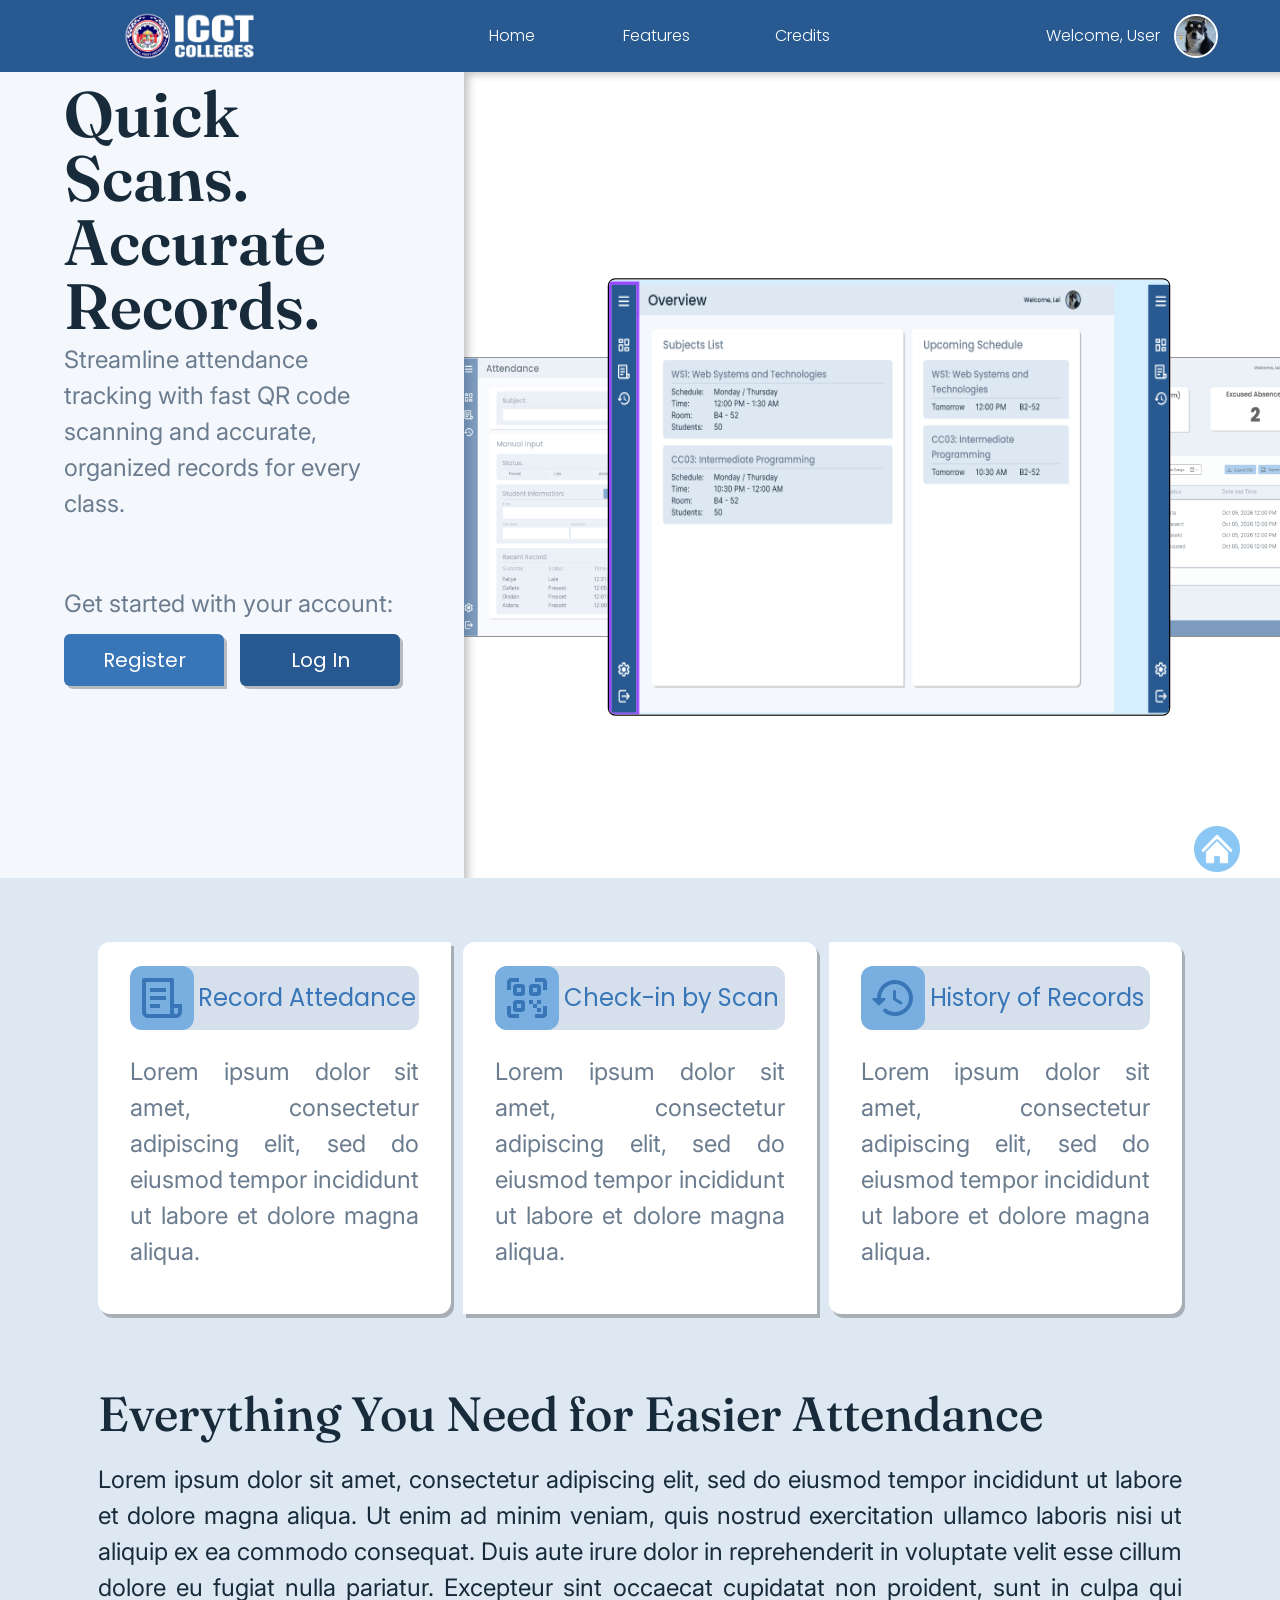
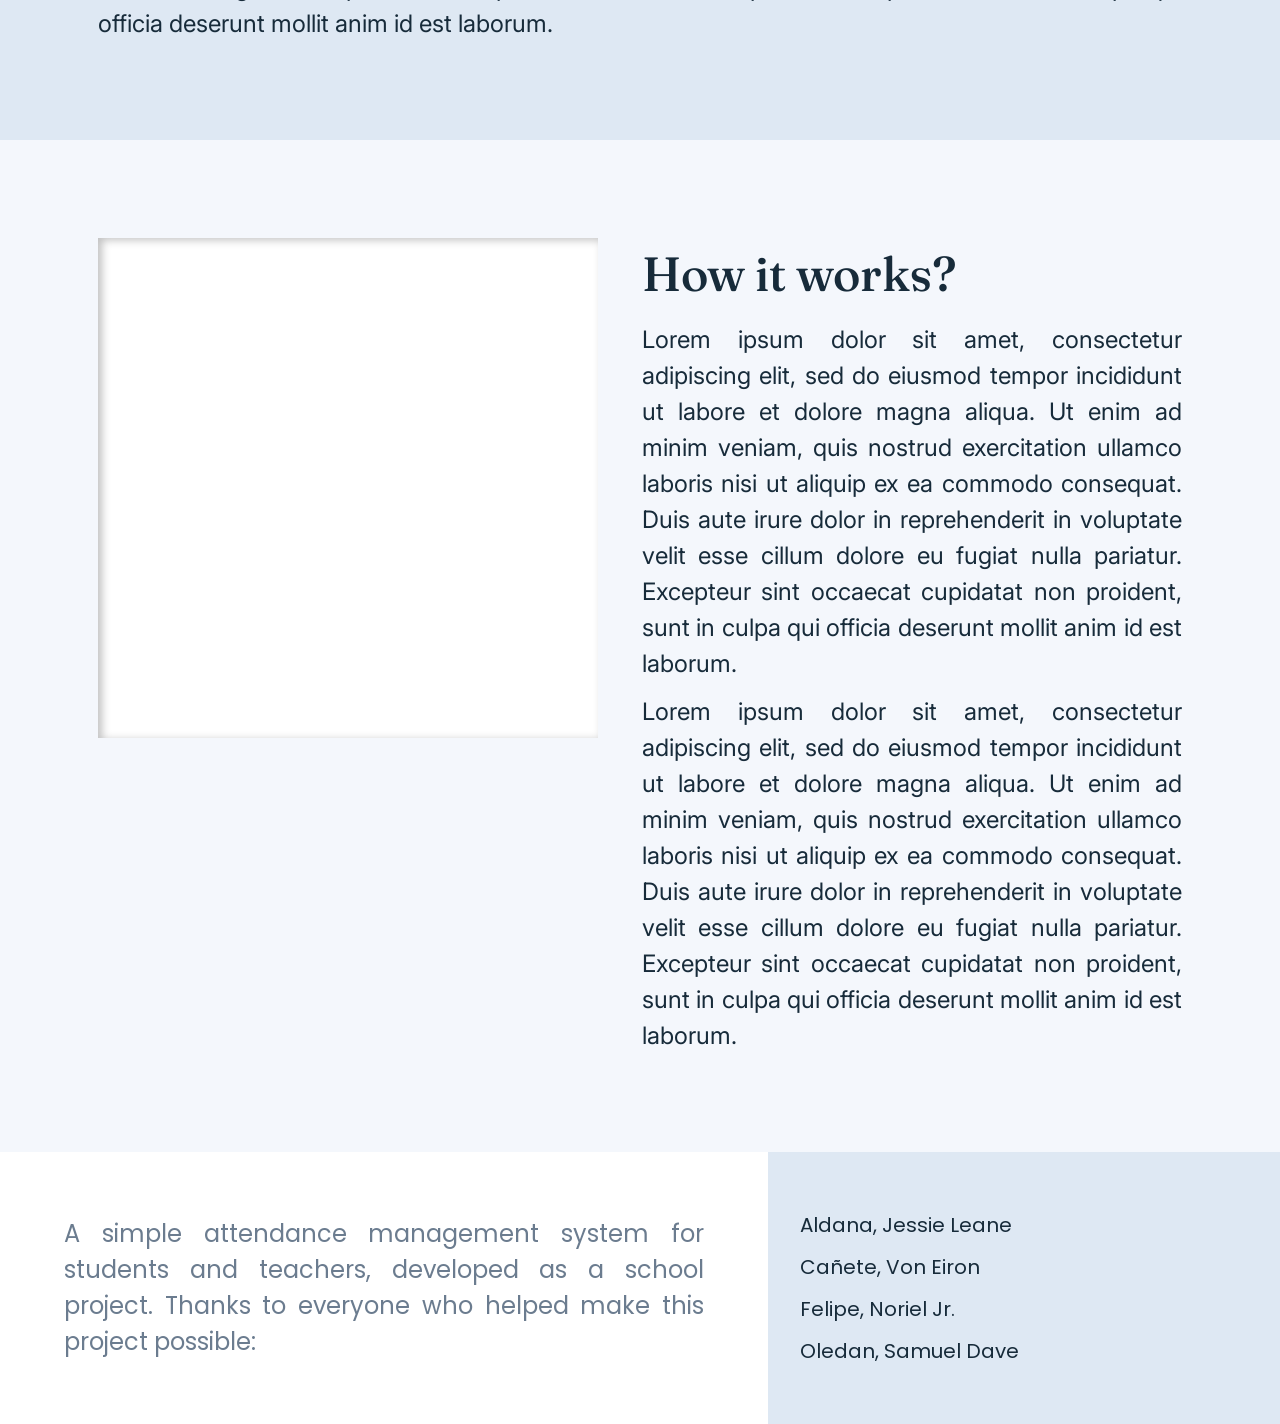
<file: templates/index.html>
<!doctype html>
<html lang="en">

<head>
  <meta charset="UTF-8" />
  <meta name="viewport" content="width=device-width, initial-scale=1.0" />

  <link rel="stylesheet" href="..\static\styles\global.css" />
  <link rel="stylesheet" href="..\static\styles\landing_page.css" />
  <link rel="stylesheet" href="../static/styles/slider-animation.css">

  <title>WS1 Finals Project</title>
</head>

<body>
  <!--! Header Section -->

  <header>
    <!--! Navigation Section -->

    <nav>
      <div class="logo_container">
        <img src="../static/assets/images/icct_logo.png" alt="icct_logo.png" />
      </div>

      <div class="main_cta_container" id="home">
        <a href="#home">Home</a>
        <a href="#features">Features</a>
        <a href="#credits">Credits</a>
      </div>

      <div class="side_cta_container">
        <a href="#home">Welcome, User</a>

        <div class="profile_container">
          <img src="../static/assets/images/caca.png" alt="profile_icon.png" />
        </div>
      </div>
    </nav>

    <!--* Hero Container -->

    <div class="hero_container">
      <div class="headline">
        <!--* Grid 1 - Header Description -->

        <div class="description">
          <h1>
            Quick Scans.<br />
            Accurate Records.
          </h1>
          <p>
            Streamline attendance tracking with fast QR code scanning and
            accurate, organized records for every class.
          </p>
        </div>

        <div class="hero_cta_container">
          <p>Get started with your account:</p>

          <div class="cta_container">
            <button id="register_cta">Register</button>
            <button id="login_cta">Log In</button>

            <!--* Registration Form -->

            <dialog id="registration_form">
              <div class="form_container">
                <h3>Registration Form</h3>

                <div class="form_message" id="form_message"></div>

                <form id="registration_data" action="/submit" method="POST" autocomplete="off">
                  <div class="form_group_container">
                    <div class="form_group">
                      <label for="first_name">First name:</label>
                      <input type="text" id="first_name" name="first_name" placeholder="JUAN" required />
                    </div>

                    <div class="form_group">
                      <label for="last_name">Last name:</label>
                      <input type="text" id="last_name" name="last_name" placeholder="DELA CRUZ" required />
                    </div>
                  </div>

                  <div class="form_single">
                    <label for="id_number">ID no:</label>
                    <input type="text" id="id_number" name="id_number" placeholder="e.g., CA202205945" required />
                  </div>

                  <div class="form_checkbox">
                    <label for="is_student">
                      <input type="checkbox" name="is_student" id="is_student" value="true" />
                      Register as a student?
                    </label>
                  </div>

                  <div id="student_fields">
                    <div class="form_single">
                      <label for="program">Program:</label>
                      <select name="program" id="program" required>
                        <option value="" disabled selected>
                          Select an option below:
                        </option>
                        <option value="subject1">
                          BSCS: Bachelor of Science in Computer Science
                        </option>
                        <option value="subject2">
                          BSIT: Bachelor of Science in Information Technology
                        </option>
                        <option value="subject3">
                          BSCRIM: Bachelor of Science in Criminology
                        </option>
                      </select>
                    </div>

                    <div class="form_group_container">
                      <div class="form_group">
                        <label for="year_level">Year Level:</label>
                        <select name="year_level" id="year_level" required>
                          <option value="" disabled selected></option>
                          <option value="year_one">1st</option>
                          <option value="year_two">2nd</option>
                          <option value="irregular">Irregular</option>
                        </select>
                      </div>

                      <div class="form_group">
                        <label for="section">Section:</label>
                        <select name="section" id="section" required>
                          <option value="" disabled selected></option>
                          <option value="section1">Section 1</option>
                          <option value="section2">Section 2</option>
                          <option value="section3">Section 3</option>
                        </select>
                      </div>
                    </div>
                  </div>

                  <div class="form_single">
                    <label for="email">Email:</label>
                    <input type="email" id="email" name="email" placeholder="e.g., juandelacruz@gmail.com" required />
                  </div>

                  <div class="form_single">
                    <label for="password">Password:</label>
                    <input type="password" id="password" name="password" minlength="8" maxlength="64"
                      placeholder="At least 8 characters." required />
                  </div>
                </form>

                <div class="submission_cta">
                  <button type="submit" form="registration_data">
                    Sign Up
                  </button>
                </div>
              </div>
              <div class="side_header">
                <div class="side_header_description">
                  <h3>Welcome!<br />Nice to meet you.</h3>

                  <p>
                    Create your account to get started with our attendance
                    monitoring system.
                  </p>
                </div>

                <p id="no_account">Don't have an account?</p>

                <div class="registration_form_cta">
                  <button id="form_login_cta">Log In</button>
                </div>
              </div>
            </dialog>

            <!--* Log In Form -->

            <dialog id="login_form">
              <div class="form_container">
                <h3>Log In Form</h3>

                <div class="form_message" id="login_message"></div>

                <form id="login_data" action="/login" method="POST" autocomplete="off">
                  <div class="form_single">
                    <label for="login_id_number">ID no:</label>
                    <input type="text" id="login_id_number" name="id_number" required />
                  </div>

                  <div class="form_single">
                    <label for="login_password">Password:</label>
                    <input type="password" id="login_password" name="password" required />
                  </div>
                </form>

                <div class="submit_login_cta">
                  <button type="submit" form="login_data">Log In</button>
                </div>
              </div>

              <div class="side_header">
                <div class="side_header_description">
                  <h3>Welcome back!<br />Let's get started.</h3>

                  <p>Login your account to start managing attendances.</p>
                </div>

                <p id="no_account">Don't have an account?</p>

                <div class="login_form_cta">
                  <button id="form_register_cta">Register</button>
                </div>
              </div>
            </dialog>
          </div>
        </div>
      </div>

      <!--* Grid 2 - Cards Showcase -->

      <div class="showcase">
        <input type="radio" name="state" id="s1" checked>
        <input type="radio" name="state" id="s2">
        <input type="radio" name="state" id="s3">


        <div class="carousel">
          <img src="../static/assets/images/attendance-image.png" alt="attendance" class="images a">
          <img src="../static/assets/images/overview-image.png" alt="overview" class="images b">
          <img src="../static/assets/images/record-image.png" alt="record" class="images c">

          <label class="next to-s1" for="s1"></label>
          <label class="next to-s2" for="s2"></label>
          <label class="next to-s3" for="s3"></label>
        </div>
      </div>
    </div>
  </header>

  <!--! Main Section -->

<div class="return">
  <a href="#home"><img src="../static/assets/icons/home-button.png" alt="return" id="return"></a>
</div>

  <main>
    <!--* Features Showcase -->

    <div class="features" id="features">

      <!--* Cards Container -->

      <section class="features_cards">
        <div class="card_container card_1">
          <div class="icon_container">
            <div class="icon">
              <img src="..\static\assets\icons\attendance_icon_showcase.svg" alt="attendance_icon" />
            </div>
            <h3>Record Attedance</h3>
          </div>

          <p>
            Lorem ipsum dolor sit amet, consectetur adipiscing elit, sed do
            eiusmod tempor incididunt ut labore et dolore magna aliqua.
          </p>
        </div>

        <div class="card_container card_2">
          <div class="icon_container">
            <div class="icon">
              <img src="..\static\assets\icons\qrcode_icon_showcase.svg" alt="attendance_icon" />
            </div>
            <h3>Check-in by Scan</h3>
          </div>

          <p>
            Lorem ipsum dolor sit amet, consectetur adipiscing elit, sed do
            eiusmod tempor incididunt ut labore et dolore magna aliqua.
          </p>
        </div>

        <div class="card_container card_3">
          <div class="icon_container">
            <div class="icon">
              <img src="..\static\assets\icons\history_icon_showcase.svg" alt="attendance_icon" />
            </div>
            <h3>History of Records</h3>
          </div>

          <p>
            Lorem ipsum dolor sit amet, consectetur adipiscing elit, sed do
            eiusmod tempor incididunt ut labore et dolore magna aliqua.
          </p>
        </div>
      </section>

      <!--* Description -->

      <section class="feature_description">
        <h2>Everything You Need for Easier Attendance</h2>
        <p>
          Lorem ipsum dolor sit amet, consectetur adipiscing elit, sed do
          eiusmod tempor incididunt ut labore et dolore magna aliqua. Ut enim
          ad minim veniam, quis nostrud exercitation ullamco laboris nisi ut
          aliquip ex ea commodo consequat. Duis aute irure dolor in
          reprehenderit in voluptate velit esse cillum dolore eu fugiat nulla
          pariatur. Excepteur sint occaecat cupidatat non proident, sunt in
          culpa qui officia deserunt mollit anim id est laborum.
        </p>
      </section>
    </div>

    <!--* Description 2 -->

    <div class="hiw_description_container">
      <section class="hiw_card_container"></section>

      <section class="hiw_description">
        <h2>How it works?</h2>
        <p>
          Lorem ipsum dolor sit amet, consectetur adipiscing elit, sed do
          eiusmod tempor incididunt ut labore et dolore magna aliqua. Ut enim
          ad minim veniam, quis nostrud exercitation ullamco laboris nisi ut
          aliquip ex ea commodo consequat. Duis aute irure dolor in
          reprehenderit in voluptate velit esse cillum dolore eu fugiat nulla
          pariatur. Excepteur sint occaecat cupidatat non proident, sunt in
          culpa qui officia deserunt mollit anim id est laborum.
        </p>
        <p>
          Lorem ipsum dolor sit amet, consectetur adipiscing elit, sed do
          eiusmod tempor incididunt ut labore et dolore magna aliqua. Ut enim
          ad minim veniam, quis nostrud exercitation ullamco laboris nisi ut
          aliquip ex ea commodo consequat. Duis aute irure dolor in
          reprehenderit in voluptate velit esse cillum dolore eu fugiat nulla
          pariatur. Excepteur sint occaecat cupidatat non proident, sunt in
          culpa qui officia deserunt mollit anim id est laborum.
        </p>
      </section>
    </div>
  </main>

  <!--! Footer Section -->

  <footer>
    <section class="credits_description" id="credits">
      <p>
        A simple attendance management system for students and teachers,
        developed as a school project. Thanks to everyone who helped make this
        project possible:
      </p>
    </section>

    <section class="members_list">
      <ul>
        <li>Aldana, Jessie Leane</li>
        <li>Cañete, Von Eiron</li>
        <li>Felipe, Noriel Jr.</li>
        <li>Oledan, Samuel Dave</li>
      </ul>
    </section>
  </footer>

  <script src="../static/scripts/landing_page.js"></script>
</body>

</html>
</file>
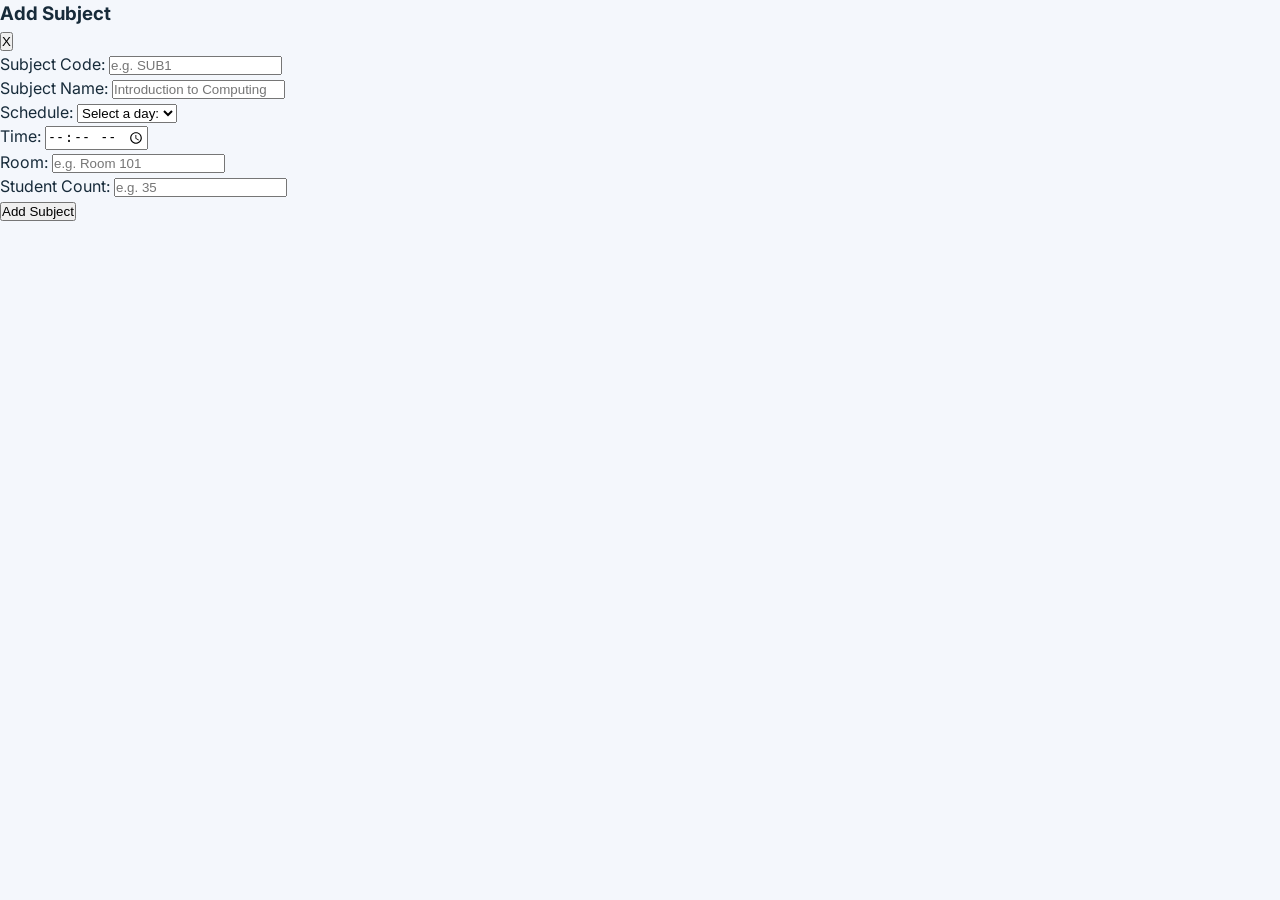
<file: templates/addsubject.html>
<!DOCTYPE html>
<html lang="en">

<head>
    <meta charset="UTF-8">
    <meta name="viewport" content="width=device-width, initial-scale=1.0">
    <title>Document</title>
    <link rel="stylesheet" href="../static/styles/addsubject.css">
    <link rel="stylesheet" href="../static/styles/global.css">
</head>

<body>
    <div class="addsubject">
        <div>
            <h3>Add Subject</h3>
            <button id="close">X</button>
        </div>

        <div class="form">
            <div>
                <label for="subcode">Subject Code:</label>
                <input type="text" id="subcode" name="subcode" placeholder="e.g. SUB1">
            </div>

            <div>
                <label for="subname">Subject Name:</label>
                <input type="text" id="subname" name="subname" placeholder="Introduction to Computing">
            </div>

            <div>
                <label for="schedule">Schedule:</label>
                <select name="schedule" id="schedule">
                    <option value="" hidden>Select a day:</option>
                    <option value="monday">Monday</option>
                    <option value="tuesday">Tueday</option>
                    <option value="wednesday">Wednesday</option>
                    <option value="thurday">Thursday</option>
                    <option value="friday">Friday</option>
                    <option value="satursday">Satursday</option>
                </select>
            </div>

            <div>
                <label for="time">Time:</label>
                <input type="time" id="time" name="time">
            </div>

            <div>
                <label for="room">Room:</label>
                <input type="text" id="room" name="room" placeholder="e.g. Room 101">
            </div>

            <div>
                <label for="count">Student Count:</label>
                <input type="number" id="count" name="count" placeholder="e.g. 35">
            </div>

            <div>
                <button type="submit" id="submit">Add Subject</button>
            </div>

        </div>
</body>

</html>
</file>
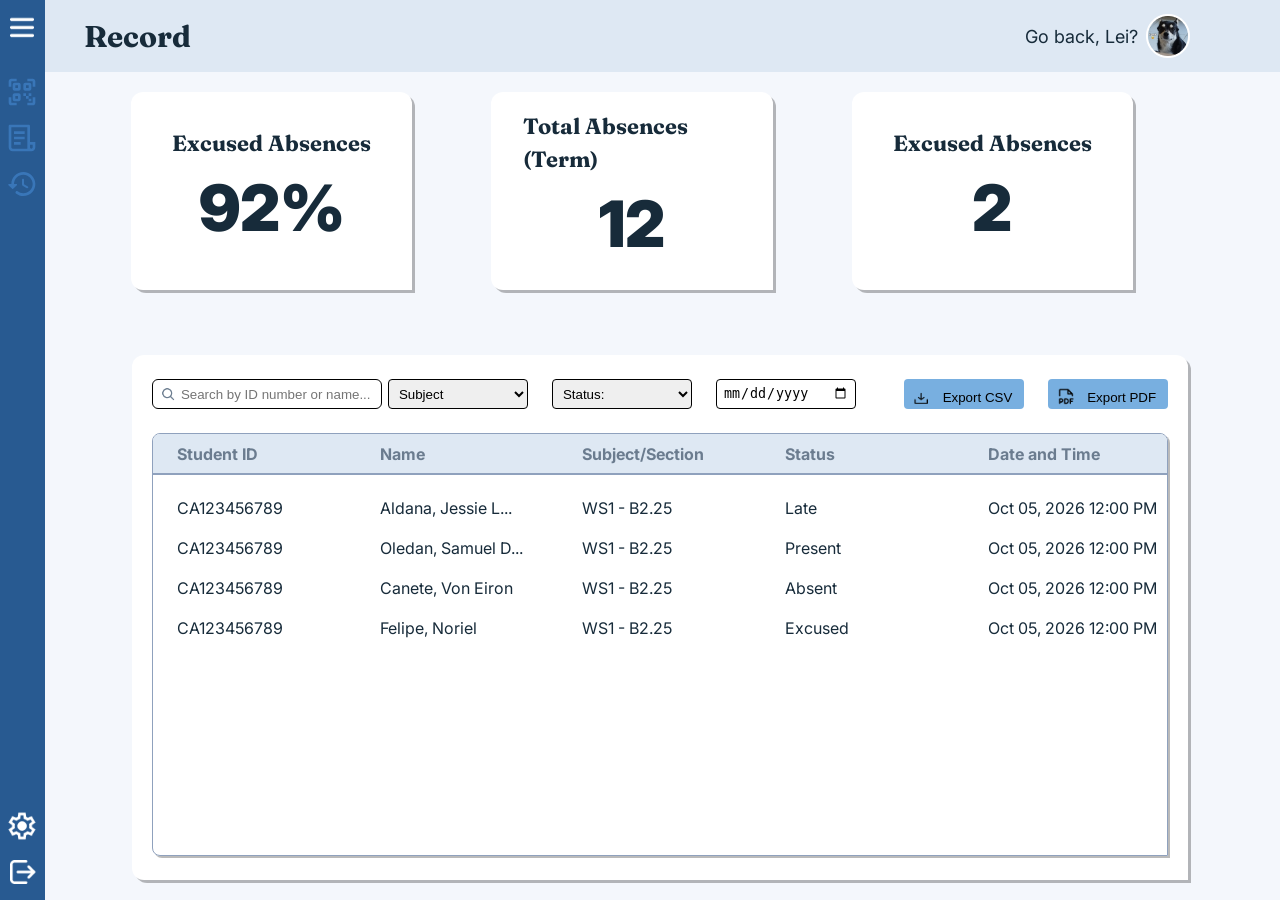
<file: templates/record.html>
<!DOCTYPE html>
<html lang="en">

<head>
    <meta charset="UTF-8">
    <meta name="viewport" content="width=device-width, initial-scale=1.0">
    <title>Record</title>
    <link rel="stylesheet" href="\static\styles\global.css" />
    <link rel="stylesheet" href="/static/styles/record.css" />
</head>

<body>
    <nav class="sidebar">
        <div class="top">
            <img src="../static/assets/icons/bin/top_icons.png" alt="sidebar" />
        </div>

        <div class="mid">
            <img src="/static/assets/icons/qrcode_icon_showcase.svg" alt="attendance" />
            <img src="/static/assets/icons/attendance_icon_showcase.svg" alt="overview" />
            <img src="/static/assets/icons/history_icon_showcase.svg" alt="history" />
        </div>

        <div class="bot">
            <img src="/static/assets/icons/bin/settings_icon.png" alt="settings" />
            <img src="/static/assets/icons/bin/exit_icon.png" alt="exit" />
        </div>
    </nav>

    <header>
        <div>
            <h2>Record</h2>
        </div>

        <div class="ctadiv">
            <p>Go back, Lei?</p>
            <img src="../static/assets/icons/bin/profile_icon.png" alt="icon" />
        </div>
    </header>

    <main>
        <div class="container">
            <div>
                <h4>Excused Absences</h4>
                <p>92%</p>
            </div>
            <div>
                <h4>Total Absences (Term)</h4>
                <p>12</p>
            </div>
            <div>
                <h4>Excused Absences</h4>
                <p>2</p>
            </div>
        </div>

        <div class="stats">
            <div>
                <div>
                    <img src="../static/assets/icons/bin/MagnifyingGlass.png" alt="search">
                    <input type="text" placeholder="Search by ID number or name...">
                </div>

                <select name="subject" id="subject">
                    <option value="" hidden>Subject</option>
                    <option value="CC03">CC03</option>
                    <option value="WS1">WS1</option>
                </select>

                <select name="status" id="status">
                    <option value="" hidden>Status:</option>
                    <option value="present">Present</option>
                    <option value="late">Late</option>
                    <option value="absent">Absent</option>
                </select>

                <input type="date">

                <div>
                    <img src="../static/assets/icons/bin/DownloadSimple.png" alt="csv">
                    <button>Export CSV</button>
                </div>

                <div>
                    <img src="../static/assets/icons/bin/FilePdf.png" alt="pdf">
                    <button>Export PDF</button>
                </div>
            </div>

            <div class="table-wrap">
                <table>
                    <thead>
                        <tr>
                            <th>Student ID</th>
                            <th>Name</th>
                            <th>Subject/Section</th>
                            <th>Status</th>
                            <th>Date and Time</th>
                        </tr>
                    </thead>
                    <tbody>
                        <tr>
                            <td>CA123456789</td>
                            <td>Aldana, Jessie L...</td>
                            <td>WS1 - B2.25</td>
                            <td>Late</td>
                            <td>Oct 05, 2026 12:00 PM</td>
                        </tr>
                        <tr>
                            <td>CA123456789</td>
                            <td>Oledan, Samuel D...</td>
                            <td>WS1 - B2.25</td>
                            <td>Present</td>
                            <td>Oct 05, 2026 12:00 PM</td>
                        </tr>
                        <tr>
                            <td>CA123456789</td>
                            <td>Canete, Von Eiron</td>
                            <td>WS1 - B2.25</td>
                            <td>Absent</td>
                            <td>Oct 05, 2026 12:00 PM</td>
                        </tr>
                        <tr>
                            <td>CA123456789</td>
                            <td>Felipe, Noriel</td>
                            <td>WS1 - B2.25</td>
                            <td>Excused</td>
                            <td>Oct 05, 2026 12:00 PM</td>
                        </tr>
                    </tbody>
                </table>
            </div>
            
        </div>
    </main>

</body>

</html>
</file>
<file: static/styles/slider-animation.css>
.showcase {
    display: grid;
    place-items: center;
    height: 100vh;
    margin: 0;
}

input {
    position: absolute;
    opacity: 0;
    pointer-events: none;
}

/* state 1: a b c */
#s1:checked~.carousel {
    .a {
        --pos: 0;
        --scale: 0.8;
        --opacity: 0.6;
    }

    .b {
        --pos: 1;
        --scale: 1.25;
        --opacity: 1;
        z-index: 2;
    }

    .c {
        --pos: 2;
        --scale: 0.8;
        --opacity: 0.6;
    }
}

/* state 2: b c a */
#s2:checked~.carousel {
    .b {
    --pos: 0;
    --scale: 0.8;
    --opacity: 0.6;
    }

    .c {
    --pos: 1;
    --scale: 1.25;
    --opacity: 1;
    z-index: 2;
    }

    .a {
    --pos: 2;
    --scale: 0.8;
    --opacity: 0.6;
    }
}

/* state 3: c a b */
#s3:checked~.carousel {
    .c {
    --pos: 0;
    --scale: 0.8;
    --opacity: 0.6;
    }

    .a {
    --pos: 1;
    --scale: 1.25;
    --opacity: 1;
    z-index: 2;
    }

    .b {
    --pos: 2;
    --scale: 0.8;
    --opacity: 0.6;
    }
}



.carousel {
    position: relative;
    width: 850px;
    height: 600px;
    overflow: hidden;

    .images {
        position: absolute;
        top: 100px;
        right: 450px;
        width: 450px;
        height: 350px;
        border: 1px solid black;
        border-radius: 6px;
        transform: translateX(calc(var(--pos) * 250px)) scale(var(--scale));
        opacity: var(--opacity);
        transition: transform 0.5s ease, opacity 0.5s ease;
    }

    .next {
        position: absolute;
        inset: 0;
        cursor: pointer;
        z-index: 10;
        pointer-events: none;
    }
}

#s1:checked~.carousel .to-s2,
#s2:checked~.carousel .to-s3,
#s3:checked~.carousel .to-s1 {
    display: block;
    pointer-events: auto;
}
</file>
<file: static/styles/addsubject.css>
body {
    display: flex;
    width: 100%;
    height: 100%;
}

.add_subject {
    display: flex;
    flex-direction: column;
    position: absolute;
    left: 50%;
    top: 50%;
    transform: translate(-50%, -50%);
    width: 400px;
    height: 400px;
    box-sizing: border-box;
    border-radius: 8px 8px 0 8px;
    box-shadow: 3px 3px 0 rgba(0, 0, 0, 0.25);
    background: var(--bg-color);

    > :first-child { /*Title and close button*/
        display: flex;
        padding: 0 4px;
        justify-content: space-between;
        align-items: center;
        margin: 2px 8px 16px 6px;
        border-bottom: black solid 1px;
        padding-bottom: 16px;

        button {
            background-color: red;
            color: white;
            border: none;
            border-radius: 6px;
            height: 24px;
            width: 24px;
            padding: 0;
            font-weight: 500;
            font-size: 16px;
            cursor: pointer;
        }

        h3 {
            margin: 0;
            font-size: 22px;
            font-weight: 500;
            color: var(--primary-color);
            font-family: var(--header-font);
        }
    }

    .form {
        display: flex;
        flex-direction: column;
        align-self: center;
        justify-self: center;
        width: 350px;
        height: 300px;
        padding: 26px 17px 20px;
        background: var(--highlight-color);
        border-radius: 8px;
        box-shadow: 3px 3px 0 rgba(0, 0, 0, 0.25);
        row-gap: 8px;

        label {
            font-size: 16px;
            margin-left: 20px;
            font-family: var(--main-font);
            color: var(--main-text-color);
        }

        input, select {
            border: none;
            border-radius: 8px;
            width: 120px;
            height: 26px;
        }

        input {
            padding: 4px 6px;
        }
    }

        #subcode {
            margin-left: 20px;
        }

        #subname {
            margin-left: 16px;
        }

        #schedule {
            margin-left: 50px;
        }

        #time {
            margin-left: 82px;
        }

        #room {
            margin-left: 76px;
        }

        #count {
            margin-left: 10px;
        }

        #submit {
            background: var(--primary-color);
            color: var(--tertiary-color);
            font-family: var(--alt-font);
            border: none;
            border-radius: 3px;
            width: 130px;
            height: 30px;
            font-size: 14px;
            font-weight: 400;
            margin-top: 20px;
            margin-left: 86px;
            cursor: pointer;
        }
    }
</file>
<file: static/styles/global.css>
@import url("https://fonts.googleapis.com/css2?family=Fraunces:ital,opsz,wght@0,9..144,100..900;1,9..144,100..900&family=Inter:ital,opsz,wght@0,14..32,100..900;1,14..32,100..900&family=Poppins:ital,wght@0,100;0,200;0,300;0,400;0,500;0,600;0,700;0,800;0,900;1,100;1,200;1,300;1,400;1,500;1,600;1,700;1,800;1,900&display=swap");

:root {
  /* Colors */
  --bg-color: #f4f7fc;
  --surface-color: #fff;
  --primary-color: #285a91;
  --secondary-color: #3976b8;
  --tertiary-color: #dee8f3;
  --accent-color: #528dca;
  --highlight-color: #78afe0;
  --main-text-color: #172b3a;
  --muted-text-color: #6b7c8f;
  --border-color: #d5e0ec;

  /* Fonts */
  --main-font: "Inter", sans-serif;
  --alt-font: "Poppins", sans-serif;
  --header-font: "Fraunces", serif;
}

* {
  margin: 0;
  padding: 0;
  box-sizing: border-box;
}

html {
  min-height: 100%;
}

body {
  min-height: 100vh;
  font-family: var(--main-font);
  background-color: var(--bg-color);
  color: var(--main-text-color);
  line-height: 1.5;
}
</file>
<file: static/styles/record.css>
body {
    margin: 0;
    height: 100vh;
    display: grid;
    grid-template-columns: 3.5vw 1fr;
    grid-template-rows: 8vh 1fr;
    overflow: hidden;
    background-color: var(--bg-color);
}

.sidebar {
    grid-area: 1 / 1 / 3 / 2;
    display: flex;
    flex-direction: column;
    align-items: center;
    background: var(--primary-color);
    padding: 12px 0;

    div {
        display: flex;
        flex-direction: column;
        align-items: center;
        gap: 14px;
    }

    .mid {
        margin: 32px 0 auto;
    }

    img {
        width: 32px;
        height: 32px;
        object-fit: contain;
        cursor: pointer;
    }
}

header {
    grid-area: 1 / 2 / 2 / 3;
    background: #DEE8F3;
    display: flex;
    justify-content: space-between;
    align-items: center;
    padding: 6px 50px 6px 14px;

    h2 {
        margin: 0;
        margin-left: 25px;
        font-size: 30px;
        font-weight: 700;
        font-family: var(--header-font);
    }

    .ctadiv {
        display: flex;
        align-items: center;
        gap: 8px;
        margin-right: 40px;

        p {
            margin: 0;
            font-size: 18px;
            font-family: var(--main-font);
        }

        img {
            width: 44px;
            height: 44px;
        }
    }
}

main {
    display: grid;
    grid-template-rows: auto 1fr;
    gap: 15px 16px;
    padding: 20px 60px 20px 30px;
    min-height: 0;
    overflow: auto;
    background-color: var(--bg-color);
    justify-content: center;

    .container {
        display: grid;
        grid-template-columns: repeat(3, 1fr);
        gap: 48px;
        padding: 0 24px;

        > div {
            display: grid;
            align-content: center;
            justify-items: center;
            height: 22vh;
            width: 22vw;
            background-color: var(--surface-color);
            padding: 16px 32px;
            margin-bottom: 50px;
            gap: 0;
            border-radius: 12px 12px 0 12px;
            box-shadow: 3px 3px 0 #00000045;
        }

        h4, p {
            margin: 0;
        }

        h4 {
            font-family: var(--header-font);
            font-size: 22px;
        }

        p {
            font-size: 5vw;
            font-weight: 900;
            font-family: var(--main-font);
        }
    }

    .stats {
        display: grid;
        grid-template-rows: auto 1fr;
        gap: 24px;
        width: 82.5vw;
        margin-left: 25px;
        padding: 24px 20px;
        background: #fff;
        border-radius: 12px 12px 0 12px;
        box-shadow: 3px 3px 0 #00000045;

        > div:first-child {
            display: grid;
            grid-template-columns: minmax(160px, 240px) 140px 140px 140px 1fr auto auto;
            align-items: center;
            gap: 24px;

            img {
                height: 14px;
                width: 14px;
            }

            button {
                padding: 0;
                border: none;
                background: transparent;
                cursor: pointer;
            }

            > :is(select, input[type = "date"] ) {
                width: 100%;
                height: 30px;
                padding: 0 6px;
                border: 1px solid #000;
                border-radius: 4px;
            }

            > div:first-child {
                display: grid;
                grid-template-columns: auto 1fr;
                align-items: center;
                gap: 6px;
                height: 30px;
                width: 230px;
                padding: 0 8px;
                border: 1px solid #000;
                border-radius: 6px;

                input {
                    width: 100%;
                    min-width: 0;
                    border: none;
                    outline: none;
                    background: transparent;
                }
            }

            > div:nth-of-type(2) {
                grid-column: 6;
            }

            > div:nth-of-type(2), div:nth-of-type(3) {
                display: grid;
                grid-auto-flow: column;
                align-items: center;
                gap: 0;
                width: 120px;
                height: 30px;
                padding: 8px;
                border-radius: 4px;
                background-color: var(--highlight-color);

                img {
                    width: 20px;
                    height: 20px;
                }
            }
        }
    }

    .table-wrap {
        overflow-x: auto;
        min-height: 160px;
        border-radius: 8px 8px 0 8px;
        border: 1px solid #8fa1bd;
        box-shadow: 2px 2px 0 #00000045;

        table {
            width: 100%;
            min-width: 700px;
            border-collapse: collapse;
            table-layout: fixed;
        }

        thead {
            text-align: left;
            height: 40px;
            background-color: var(--tertiary-color);
            border-bottom: 2px solid #8fa1bd;

            th {
                padding-left: 24px;
                color: var(--muted-text-color);
                font-family: var(--main-font);
            }
        }

        tbody::before {
            content: "";
            display: table-row;
            height: 14px;
        }

        tbody {
            td {
                height: 40px;
                padding-left: 24px;
                white-space: nowrap;
                overflow: hidden;
                margin: 0 54px;
                text-overflow: ellipsis;
                font-family: var(--main-font);
            }
        }
    }
}
</file>
